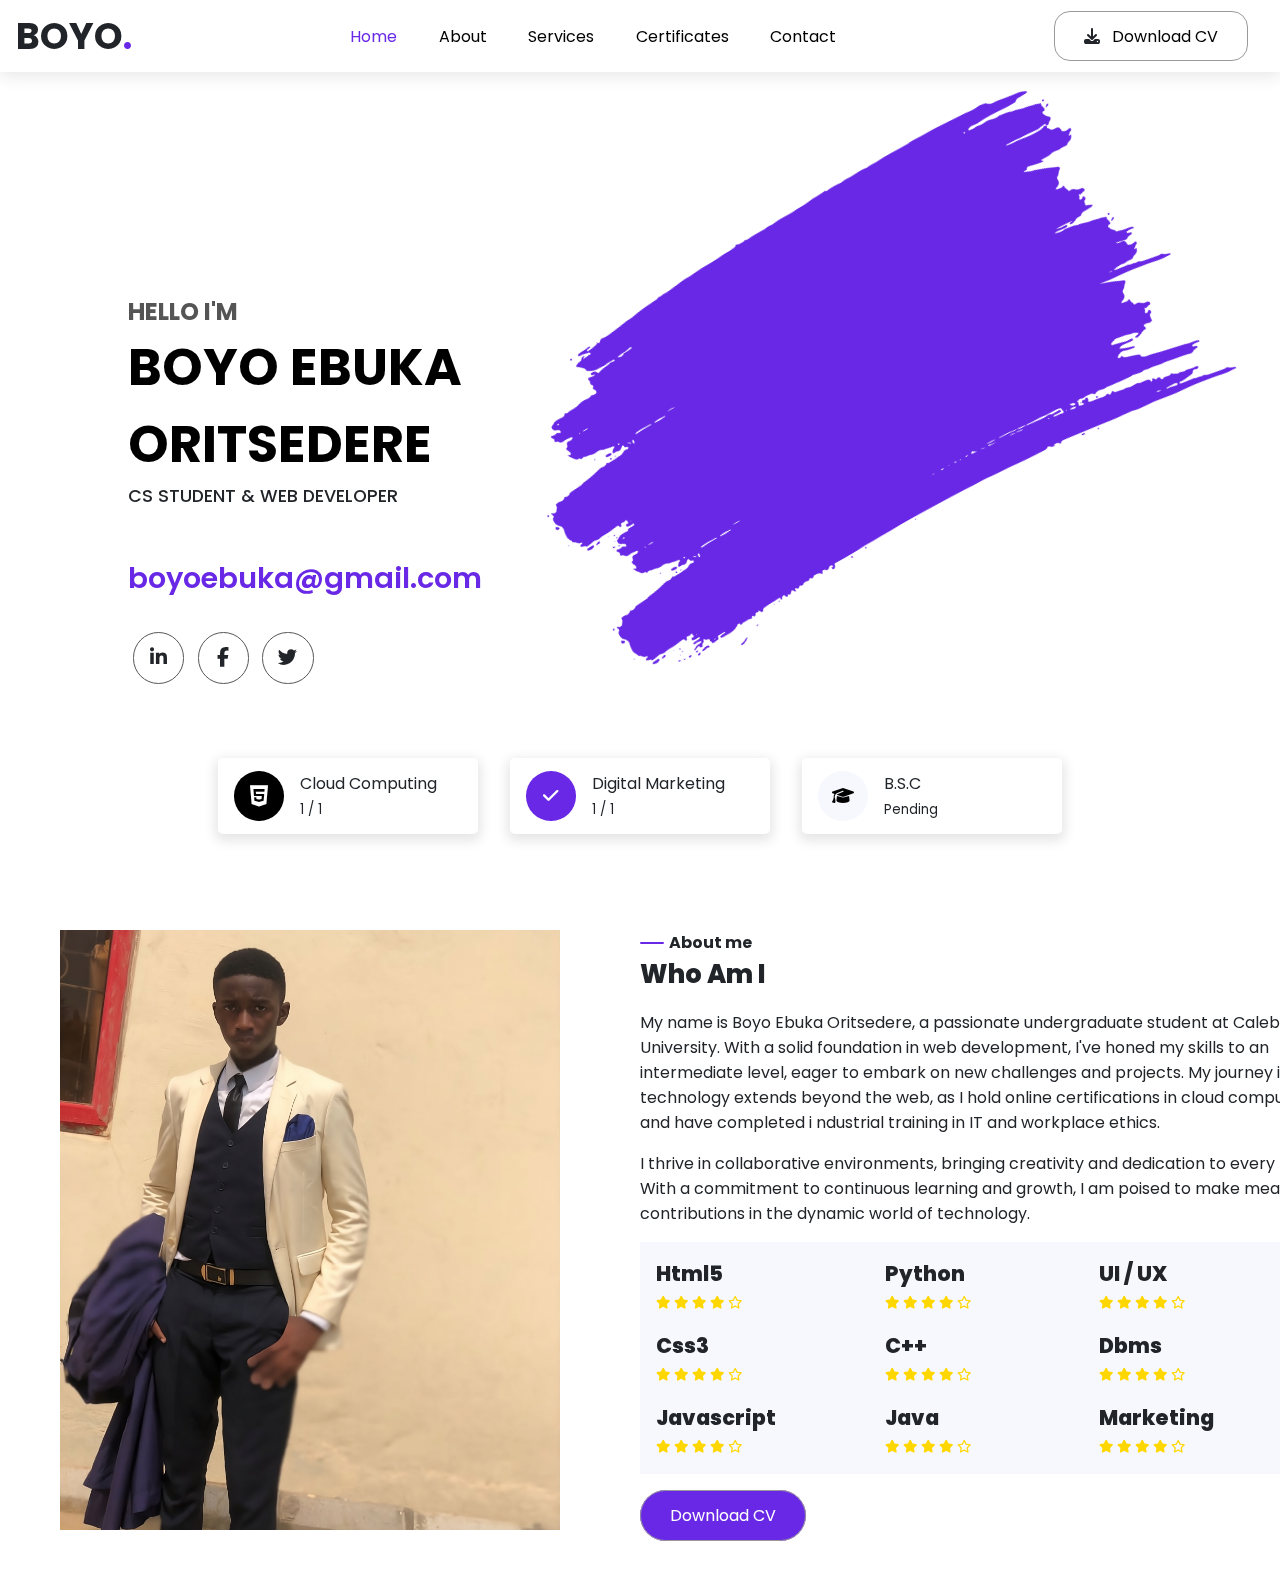
<file: index.html>
<!DOCTYPE html>
<html lang="en">
<head>
    <meta charset="UTF-8">
    <meta name="viewport" content="width=device-width, initial-scale=1.0">
    <meta name="author" content="BOYO EBUKA ORITSEDERE">
    <title>Document</title>
    <link rel="stylesheet" href="style.css">
    <link rel="stylesheet" href="https://cdnjs.cloudflare.com/ajax/libs/font-awesome/6.5.1/css/all.min.css">
</head>
<body>
    <div class="container">
        <nav>
            <h2 class="logo">BOYO<span>.</span></h2>

            <ul class="nav-middle">
                <li><a href="#" class="active">Home</a></li>
                <li><a href="#">About</a></li>
                <li><a href="#">Services</a></li>
                <li><a href="#">Certificates</a></li>
                <li><a href="#">Contact</a></li>
            </ul>

            <ul class="nav-right">
                <li><a href="/My resume.pdf" download="BOYO's Curriculum Vita"><i class="fa-solid fa-download"></i> Download CV</a></li>
            </ul>
        </nav>

        <section class="main">
            <div class="content1">
                <div class="info">
                    <div class="info-text">
                        <h3>HELLO I'M</h3>
                        <h2>BOYO EBUKA ORITSEDERE</h2>
                        <p>CS STUDENT & WEB DEVELOPER</p>
                    </div>

                    <div class="info-text1">
                        <a href="#">boyoebuka@gmail.com</a>
                        <p></p>
                        <div class="socials">
                            <a href="#"><i class="fa-brands fa-linkedin-in"></i></a>
                            <a href="#"><i class="fa-brands fa-facebook-f"></i></a>
                            <a href="#"><i class="fa-brands fa-twitter"></i></a>
                        </div>
                    </div>
                </div>
            </div>

            <div class="content2">
                <img src="images/Untitled design n.png" class="brush">
            </div>

            <div class="certificate__cards">
                <div class="card card1">
                    <i class="fa-brands fa-html5 icons"></i>
                    <div class="card-text">
                        <p>Cloud Computing</p>
                        <small>1 / 1</small>
                    </div>
                </div>
                <div class="card card2">
                    <i class="fa-solid fa-check icons"></i>
                    <div class="card-text">
                        <p>Digital Marketing</p>
                        <small>1 / 1</small>
                    </div>
                </div>
                <div class="card card3">
                    <i class="fa-solid fa-graduation-cap icons"></i>
                    <div class="card-text">
                        <p>B.S.C</p>
                        <small>Pending</small>
                    </div>
                </div>
            </div>
        </section>

        <section class="about-me">
            <div class="content">
                <div class="page-1">
                    <img src="images/WhatsApp_Image_2024-03-31_at_09.56.15_82dc2025-transformed.jpeg" alt="">
                </div>
                <div class="page2">
                    <div class="text-content">
                        <div class="text">
                            <span></span>
                            <h4>About me</h4>
                        </div>
                        <h3>Who am i</h3>
                        <p>My name is Boyo Ebuka Oritsedere, a passionate undergraduate student at Caleb University. With a solid foundation 
                            in web development, I've honed my skills to an intermediate level, eager to embark on new challenges and projects. 
                            My journey in technology extends beyond the web, as I hold online certifications in cloud computing and have completed i
                            ndustrial training in IT and workplace ethics.
                        </p>
                        <p>I thrive in collaborative environments, bringing creativity and dedication 
                            to every task. With a commitment to continuous learning and growth, I am poised to make meaningful contributions 
                            in the dynamic world of technology.</p>
                        <div class="display">
                            <div class="card card-c1">
                                <div class="d html">
                                    <h3>Html5</h3>
                                    <div class="rating">
                                        <i class="fa-solid fa-star"></i>
                                        <i class="fa-solid fa-star"></i>
                                        <i class="fa-solid fa-star"></i>
                                        <i class="fa-solid fa-star"></i>
                                        <i class="fa-regular fa-star"></i>
                                    </div>
                                </div>
                                <div class="d html">
                                    <h3>Css3</h3>
                                    <div class="rating">
                                        <i class="fa-solid fa-star"></i>
                                        <i class="fa-solid fa-star"></i>
                                        <i class="fa-solid fa-star"></i>
                                        <i class="fa-solid fa-star"></i>
                                        <i class="fa-regular fa-star"></i>
                                    </div>
                                </div>
                                <div class="d html">
                                    <h3>Javascript</h3>
                                    <div class="rating">
                                        <i class="fa-solid fa-star"></i>
                                        <i class="fa-solid fa-star"></i>
                                        <i class="fa-solid fa-star"></i>
                                        <i class="fa-solid fa-star"></i>
                                        <i class="fa-regular fa-star"></i>
                                    </div>
                                </div>
                            </div>
                            <div class="card card-c2">
                                <div class="d html">
                                    <h3>Python</h3>
                                    <div class="rating">
                                        <i class="fa-solid fa-star"></i>
                                        <i class="fa-solid fa-star"></i>
                                        <i class="fa-solid fa-star"></i>
                                        <i class="fa-solid fa-star"></i>
                                        <i class="fa-regular fa-star"></i>
                                    </div>
                                </div>
                                <div class="d html">
                                    <h3>C++</h3>
                                    <div class="rating">
                                        <i class="fa-solid fa-star"></i>
                                        <i class="fa-solid fa-star"></i>
                                        <i class="fa-solid fa-star"></i>
                                        <i class="fa-solid fa-star"></i>
                                        <i class="fa-regular fa-star"></i>
                                    </div>
                                </div>
                                <div class="d html">
                                    <h3>Java</h3>
                                    <div class="rating">
                                        <i class="fa-solid fa-star"></i>
                                        <i class="fa-solid fa-star"></i>
                                        <i class="fa-solid fa-star"></i>
                                        <i class="fa-solid fa-star"></i>
                                        <i class="fa-regular fa-star"></i>
                                    </div>
                                </div>
                            </div>
                            <div class="card card-c3">
                                <div class="d html">
                                    <h3>UI / UX</h3>
                                    <div class="rating">
                                        <i class="fa-solid fa-star"></i>
                                        <i class="fa-solid fa-star"></i>
                                        <i class="fa-solid fa-star"></i>
                                        <i class="fa-solid fa-star"></i>
                                        <i class="fa-regular fa-star"></i>
                                    </div>
                                </div>
                                <div class="d html">
                                    <h3>Dbms</h3>
                                    <div class="rating">
                                        <i class="fa-solid fa-star"></i>
                                        <i class="fa-solid fa-star"></i>
                                        <i class="fa-solid fa-star"></i>
                                        <i class="fa-solid fa-star"></i>
                                        <i class="fa-regular fa-star"></i>
                                    </div>
                                </div>
                                <div class="d html">
                                    <h3>Marketing</h3>
                                    <div class="rating">
                                        <i class="fa-solid fa-star"></i>
                                        <i class="fa-solid fa-star"></i>
                                        <i class="fa-solid fa-star"></i>
                                        <i class="fa-solid fa-star"></i>
                                        <i class="fa-regular fa-star"></i>
                                    </div>
                                </div>
                            </div>
                        </div>
                    </div>
                    <a href="My resume.pdf" download="BOYO'S Curriculum Vita">Download CV</a>

                </div>
            </div>
        </section>
        <section class="certificates"></section>
        <footer></footer>
    </div>
</body>
</html>
</file>
<file: style.css>
@import url('https://fonts.googleapis.com/css2?family=Poppins:wght@400;500;600;700;800&display=swap');

:root {
    --color-overlay:#343745;
    --color-primary:#6928E6;
    --color-secondary:#9138EF;
    --color-success:#41f1b6;
    --color-warning:#ffbb55;
    --color-white:#ffffff;
    --color-black:#000000;
    --color-light:#F7F8FE;
    --color-dark:#212529;
    --color-dark-variant:#555555;
    --color-info-light:#F5F5F5;
    --color-mute:#999999;

}

* {
    margin:0;
    padding:0;
    box-sizing:border-box;
    font-family:"Poppins", sans-serif;
    color: var(--color-dark);
}

a {
    text-decoration:none;
    color:var(--color-black);
}

li {
    list-style:none;
}

img {
    width:100%;
    object-fit: contain;
}

.container {
    width:100%;
    height:100vh;
}

nav {
    width:100%;
    display:flex;
    align-items:center;
    justify-content:space-between;
    padding-block:0.5rem;
    background-color: #fff;
    box-shadow:0 3px 1rem #2b2b2b1f;
}

nav .logo {
    font-size:2.3rem;
    padding-inline-start: 1rem;
    cursor: pointer;
}

nav .logo span {
    color:var(--color-primary);
}

nav ul {
    display:flex;
}

nav ul li a {
    padding:0 1.3rem;
    text-transform:capitalize;
}

nav .nav-right li a {
    margin-right:2rem;
    padding:0.8rem 1.8rem;
    border:1px solid var(--color-mute); 
    border-radius:1rem;
    cursor:pointer;
    transition:all 300ms;
}

nav ul li .active {
    color: var(--color-primary);
}

nav .nav-right i {
    padding-right:0.5rem;
    transition: 300ms;
}

nav .nav-right li a:hover {
    background:var(--color-primary);
    color: var(--color-white);
    border: none;
}

nav .nav-right li a:hover i {
    color:var(--color-white)
}

.main {
    width:100%;
    height:90%;
    display:flex;
    align-items:center;
    justify-content: center;
    position: relative;
}

.main .content1 {
    height:100%;
    flex: 1;
    display:flex;
    align-items: center;
}

.main .content1 .info {
    margin-left:20%;
    margin-top:1.5rem;
}

.content1 .info .info-text {
    margin-bottom:3rem;
}

.content1 .info .info-text h3 {
    font-size:1.5rem;
    color: var(--color-dark-variant);
}

.content1 .info .info-text h2 {
    font-size:3.2rem;
    color:var(--color-black);
}

.content1 .info .info-text p {
    color: var(--color-dark);
    font-size :1.1rem;
    font-weight:500;
}

.content1 .info .info-text1 a { 
    font-size:1.8rem;
    color: var(--color-primary);
    font-weight:600;
}

.content1 .info .info-text1 p {
    font-size:1.2rem;
    width:350px;
}

.content1 .info .info-text1 .socials {
    margin-top:2rem;
}

.content1 .info .info-text1 .socials i {
    font-size:1.2rem;
    border:1px solid var(--color-dark-variant);
    border-radius:50%;
    width:3.2rem;
    height:3.2rem;
    padding:0.9rem 0;
    margin:0 0.3rem;
    text-align:center;
    transition:all 400ms ease;
}

.content1 .info .info-text1 .socials i:hover {
    transform: rotate(360deg);
    background:var(--color-primary);
    color: var(--color-white);
    border:none;
}

.main .content2 {
    flex:1;
    right:10%;
    height: 100%;
    position: relative;
}

.content2 .picture {
    width:450px;
    height:450px;
    position: absolute;
    right:5%;
    top:8%;
    border:10px solid var(--color-white);
    border-radius:50%;
}

.content2 .brush {
    width:45rem;
    mix-blend-mode: color-burn;
    transform: rotate(-30deg);
    z-index:-5;
    position: absolute;
    top:8rem;
    right:-10%;
    user-select: none;
}

.main .certificate__cards {
    position:absolute;
    bottom:3rem;
    display:grid;
    grid-template-columns: 1fr 1fr 1fr;
    gap:2rem;
    z-index: 15;
}

.main .certificate__cards .card {
    width:260px;
    box-shadow: 0px 4px 12px 3px rgba(0,0,0,0.1);
    display:flex;
    align-items: center;
    padding-block:0.8rem;
    border-radius:0.3rem;
    cursor:pointer;
    z-index: 150000;
    background:var(--color-white);
}

.certificate__cards .card .icons {
    font-size: 1.1rem;
    width:3.1rem;
    height:3.1rem;
    text-align:center;
    padding:1rem 0;
    margin:0 1rem;
    background: #000;
    color:var(--color-white);
    border-radius:50%;
}

.certificate__cards .card:nth-of-type(1) .icons {
    font-size:1.5rem;
    padding:0.8rem 0;
}

.certificate__cards .card:nth-of-type(2) .icons {
    background: var(--color-primary);
}

.certificate__cards .card:nth-of-type(3) .icons {
    background:var(--color-light);
    color: var(--color-black);
}

.certificate__cards .card {
    padding-right: 1rem;
}

.container .about-me {
    width:100%;
    display:flex;
    align-items: center;
    justify-content: center;
}

.about-me .content {
    width: 100%;
    padding:3rem;
    display:grid;
    grid-template-columns:700px 700px;
    grid-template-rows:600px;
    place-content: center;
}

.content .page-1,
.content .page2 {
    position: relative;
}

.page-1 img {
    width:500px;
    height:600px;
    object-fit:cover;
    position: absolute;
    right:5rem;
}

.page2 .text {
    display:flex;
    align-items:center;
    gap:0.3rem;
}

.text-content .text span {
    width:1.5rem;
    height:2px;
    background:var(--color-primary);
    border-radius:1rem;
}

.text-content h3 {
    text-transform: capitalize;
    font-weight:800;
    font-size:1.6rem;
    margin-bottom:1rem;
}

.text-content p {
    margin-bottom: 1rem;
}

.text-content .display {
    padding:1rem;
    display:flex;
    align-items: center;
    background:var(--color-light);
    margin-bottom:1.8rem;
}

.display > div:nth-of-type(1) {
    padding:0;
}

.display > div:nth-of-type(2) {
    margin-left:2.8rem;
}

.display > div {
    padding:0 4rem;
}

.d {
    margin-bottom:1rem;
}

.d:nth-of-type(3) {
    margin:0;
}

.d h3 {
    font-size:1.3rem;
    margin:0;
}

.rating i {
    font-size:0.8rem;
    color: gold;
}

.page2 a {
    padding:0.8rem 1.8rem;
    border:1px solid var(--color-mute); 
    border-radius:10rem;
    cursor:pointer;
    background:var(--color-primary);
    color: var(--color-white);
}

@media screen and (max-width:1200px) {
    .main { 
        width:100%;
        height:100%;
        display:flex;
        flex-direction:column;
        padding-top:3rem;
    }

    .main .content1 {
        width:100%;
    }

    .info-text {
        text-align:center;
    }

    .info-text1 {
        text-align: center;
    }

    .content2 .brush {
        display:none;
    }

    .certificate__cards .card {
        margin-top:-13rem;
        height:5rem;
    }

    .about-me .content {
        grid-template-columns: 1fr;
        grid-gap:2rem;
    }

    .page-1{
        order:2;
        display: grid;
        place-items: center;

    }

    .page2 {
        order: 1;
        display: flex;
        flex-direction: column;
        align-items: center;
        justify-content: center;
        margin-bottom:4rem;
    }

    .page-1 img {
        position: relative;
        right:0;
    }

    .page2 .text-content {
        display: flex;
        flex-direction: column;
        align-items: center;
        justify-content: center;
        margin-bottom:1rem;
    }

    .page2 .text {
        align-items: center;
        justify-content: center;
    }

    .page2 p {
        text-align: center;
    }

    .display {
        margin-top:2rem;
    }

    .page2 a {
        margin-left:-2rem;
    }
}

@media screen and (max-width:920px) {
    .nav-middle{
        display:none;
    }

    .main { 
        width:100%;
        height:100%;
        display:flex;
        flex-direction:column;
        padding-top:3rem;
    }

    .main .content1 {
        width:100%;
        margin-bottom: 7rem;
    }

    .content1 .info {
        text-align: center;
    }

    .info-text {
        text-align:unset;
        margin-left:-4rem;
    }

    .info-text1 {
        text-align: center;
        margin-left:-4rem;
    }

    .content2 .brush {
        display:none;
    }

    .main .certificate__cards {
        position: relative;
        display: grid;
        grid-template-columns: 1fr;
        gap:3rem;
    }

    .certificate__cards .card {
        margin-top:0rem;
        height:5rem;
    }

    .about-me {
        margin-top:5rem;
    }

    .about-me .content {
        grid-template-columns: 1fr;
        grid-gap:2rem;
    }

    .page-1{
        order:2;
        display: grid;
        place-items: center;

    }

    .page2 {
        order: 1;
        display: flex;
        flex-direction: column;
        align-items: center;
        justify-content: center;
        margin-bottom:4rem;
    }

    .page-1 img {
        position: relative;
        right:0;
    }

    .page2 .text-content {
        display: flex;
        flex-direction: column;
        align-items: center;
        justify-content: center;
        margin-bottom:1rem;
    }

    .page2 .text {
        align-items: center;
        justify-content: center;
    }

    .page2 p {
        text-align: center;
    }

    .display {
        margin-top:2rem;
    }

    .page2 a {
        margin-left:-2rem;
    }

}

@media screen and (max-width:768px) {
    .main {
        padding-top:3rem;
    }

    .info-text {
        text-align:unset;
        margin-left:-6rem;
    }

    .info-text1 {
        text-align: center;
        margin-left:-6rem;
    }

    .page2 {
        margin-bottom:22rem;
    }

    .page2 p {
        text-align: center;
        width:100%;
        max-width:600px;
    }

    .about-me {
        margin-top:20rem;
    }

    .display {
        display: flex;
        flex-direction:column;
        align-items: center;
        justify-content: center;
        width:100%;
    }

    .display > div:nth-of-type(2) {
        margin-left:-0.5rem;
        padding:0;
        margin-top:1rem;
        margin-bottom:1rem;
    }
    
    .display > div {
        padding:0rem;
        display: flex;
        align-items: center;
        justify-content: space-around;
        width: inherit;
    }
    
    .page-1 {
        margin-top:0rem;
    }

    .page-1 img {
        width:25rem;
        object-fit: contain;
    }
    

}

@media screen and (max-width:600px) {
    .main {
        padding-top:8rem;
    }

    .info-text {
        text-align:unset;
        margin-left:-5rem;
    }

    .info-text1 {
        text-align: center;
        margin-left:-6rem;
    }

    .page2 {
        margin-bottom:22rem;
    }

    .page2 a {
        margin:0;
    }

    .page2 p {
        text-align: center;
        width:100%;
        max-width:250px;
    }

    .about-me {
        margin-top:45rem;
    }

    .display {
        display: flex;
        flex-direction:column;
        align-items: center;
        justify-content: center;
    }

    .html {
        display:flex;
        align-items: center;
        justify-content: center;
        flex-direction: column;
    }
    
    .display > div {
        padding:0 2rem;
        flex-direction: column;
        align-items: center;
        justify-content:center;
    }
    
    .page-1 {
        margin-top:12rem;
    }

    .page-1 img {
        width:15rem;
        object-fit: contain;
    }
    
    .content1 .info .info-text h3 {
        font-size:1.3rem;
    }
    
    .content1 .info .info-text h2 {
        font-size:2.8rem;
    }
    
    .content1 .info .info-text p {
        font-size :0.8rem;
    }

    .content1 .info .info-text1 a { 
        font-size:1.3rem;
    }

}
</file>
